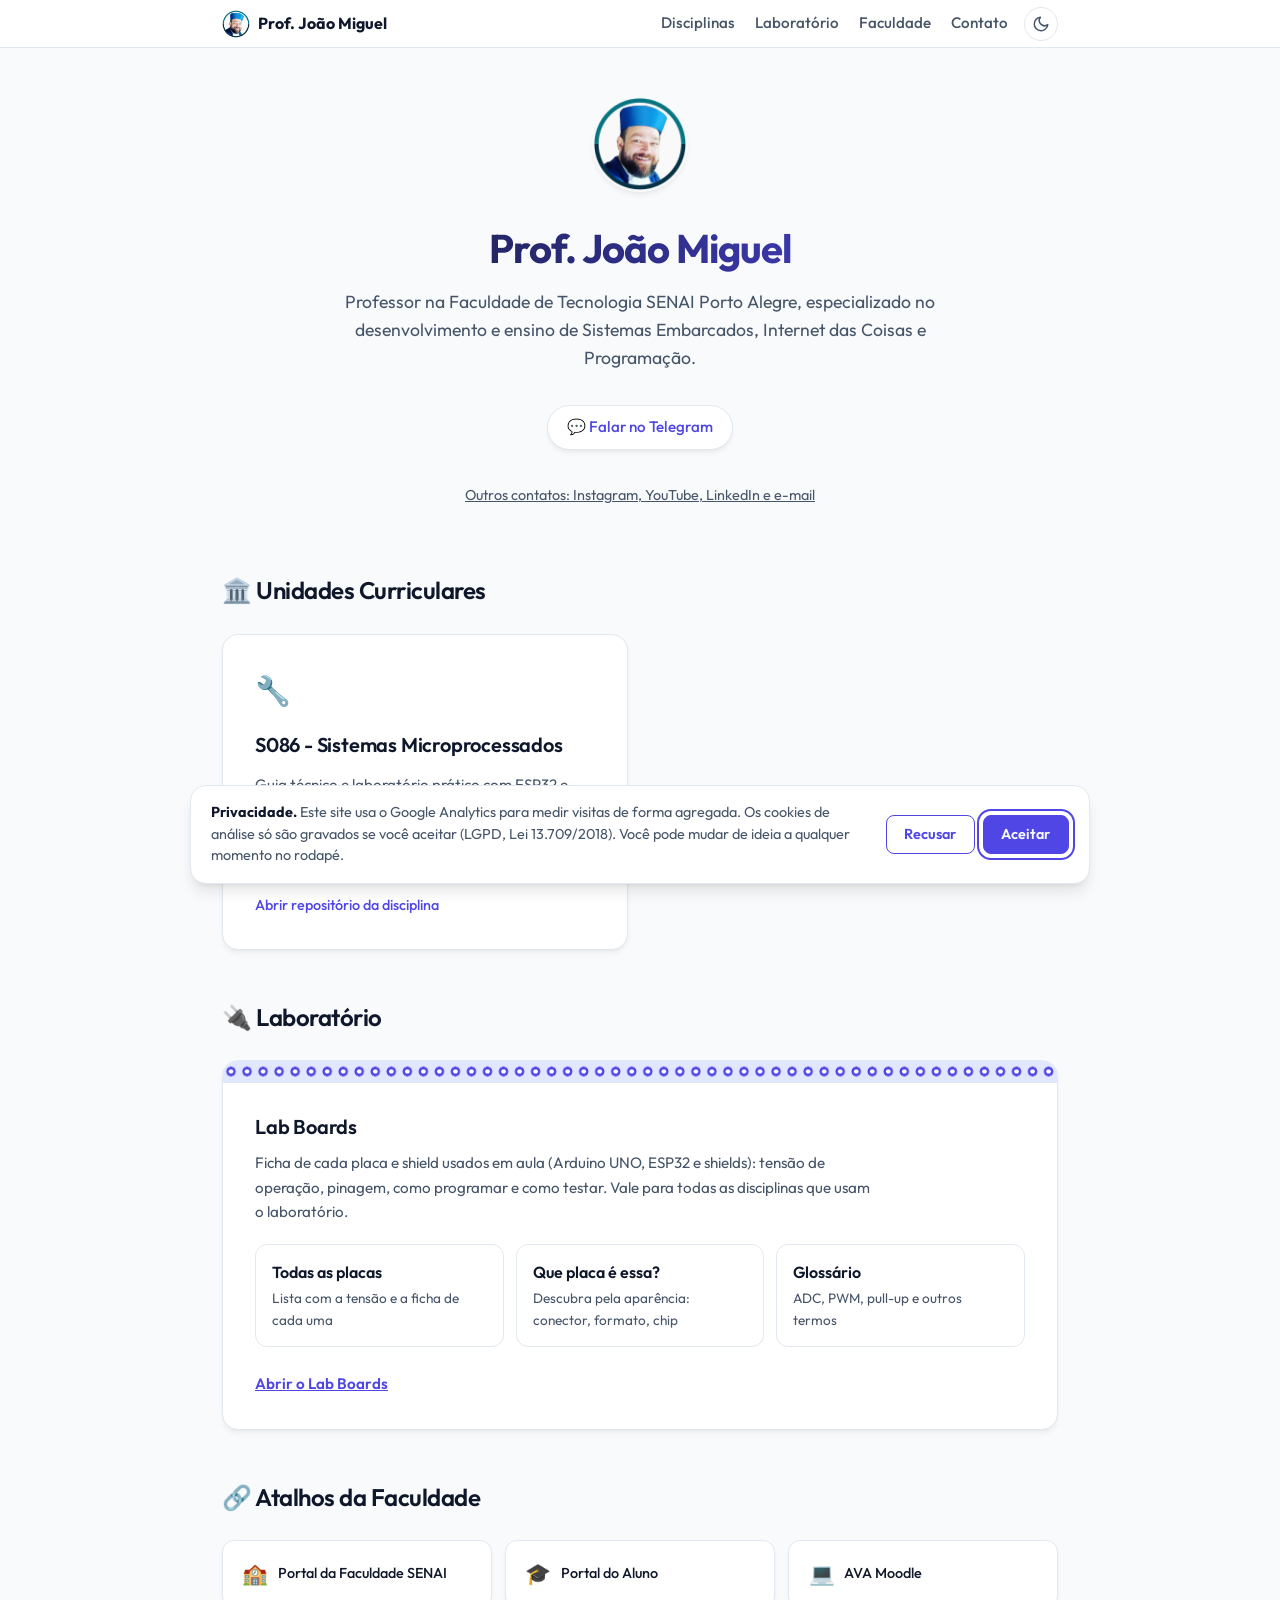
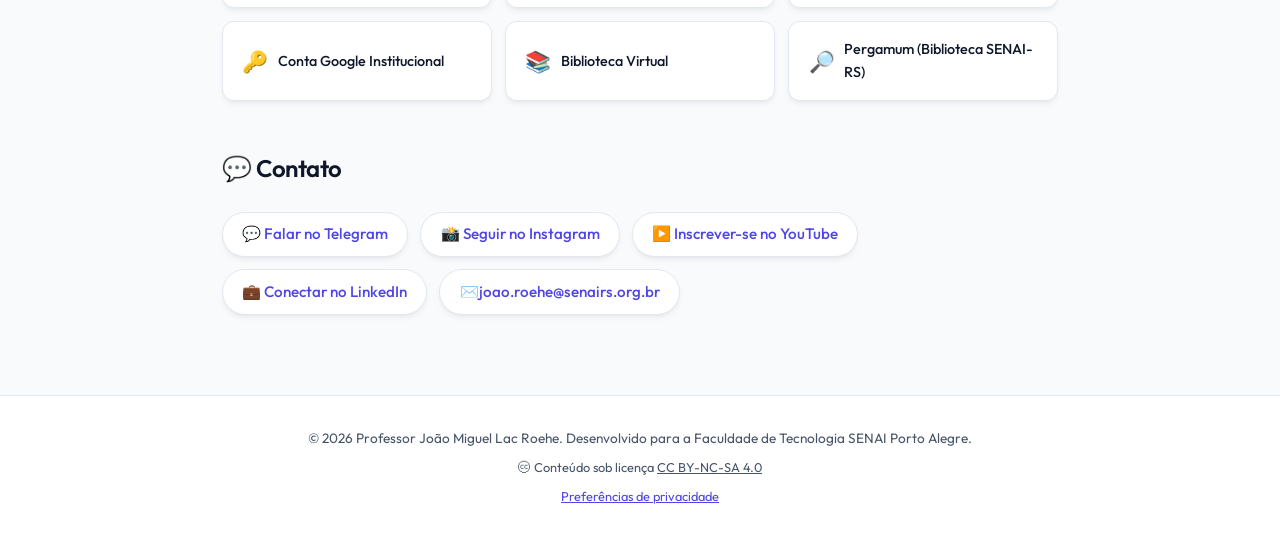
<file: index.html>
<!DOCTYPE html>
<html lang="pt-BR">
<head>
    <!-- Google Analytics 4 com consentimento (LGPD).
         Ordem importa: 1) consent default negado, 2) escolha salva (se houver), 3) config.
         Sem aceite, o GA4 não grava cookies; o banner está em /assets/consent.js. -->
    <script async src="https://www.googletagmanager.com/gtag/js?id=G-P59P33Y4VV"></script>
    <script>
      window.dataLayer = window.dataLayer || [];
      function gtag(){dataLayer.push(arguments);}
      gtag('consent', 'default', {
        analytics_storage: 'denied',
        ad_storage: 'denied',
        ad_user_data: 'denied',
        ad_personalization: 'denied'
      });
      try {
        if (localStorage.getItem('pjm-consent') === 'granted') {
          gtag('consent', 'update', { analytics_storage: 'granted' });
        }
      } catch (e) { /* sem localStorage: segue negado */ }
      gtag('js', new Date());
      gtag('config', 'G-P59P33Y4VV');
    </script>

    <meta charset="UTF-8">
    <meta name="viewport" content="width=device-width, initial-scale=1.0">
    <title>Prof. João Miguel | Faculdade de Tecnologia SENAI Porto Alegre</title>
    <meta name="description" content="Página pessoal do Professor João Miguel Lac Roehe na Faculdade de Tecnologia SENAI Porto Alegre. Informações sobre disciplinas de IoT, Sistemas Embarcados e Programação.">

    <!-- Favicon -->
    <link rel="icon" type="image/png" href="/assets/avatar.png">

    <!-- Open Graph / Facebook / WhatsApp / Telegram -->
    <meta property="og:type" content="profile">
    <meta property="og:url" content="https://professorjoaomiguel.github.io/">
    <meta property="og:title" content="Prof. João Miguel | Faculdade de Tecnologia SENAI Porto Alegre">
    <meta property="og:description" content="Página pessoal do Professor João Miguel Lac Roehe: disciplinas de IoT, Sistemas Embarcados e Programação, e links de contato.">
    <meta property="og:image" content="https://professorjoaomiguel.github.io/assets/og-image.jpg">
    <meta property="og:image:width" content="1512">
    <meta property="og:image:height" content="804">
    <meta property="og:locale" content="pt_BR">

    <!-- Twitter Card -->
    <meta name="twitter:card" content="summary_large_image">
    <meta name="twitter:title" content="Prof. João Miguel | Faculdade de Tecnologia SENAI Porto Alegre">
    <meta name="twitter:description" content="Página pessoal do Professor João Miguel Lac Roehe: disciplinas de IoT, Sistemas Embarcados e Programação, e links de contato.">
    <meta name="twitter:image" content="https://professorjoaomiguel.github.io/assets/og-image.jpg">

    <!-- Referência visual compartilhada com os outros sites (ver DESIGN.md) -->
    <link rel="preconnect" href="https://fonts.googleapis.com">
    <link rel="preconnect" href="https://fonts.gstatic.com" crossorigin>
    <link rel="stylesheet" href="/assets/tokens.css">
    <link rel="stylesheet" href="/assets/topbar.css">
    <script src="/assets/theme.js"></script>
    <script src="/assets/consent.js" defer></script>

    <!-- Estilos próprios desta página -->
    <style>
        * {
            box-sizing: border-box;
            margin: 0;
            padding: 0;
        }

        body {
            font-family: var(--font);
            background-color: var(--bg-primary);
            color: var(--text-primary);
            line-height: 1.6;
            display: flex;
            flex-direction: column;
            min-height: 100vh;
        }

        @media (prefers-reduced-motion: no-preference) {
            html {
                scroll-behavior: smooth;
            }
        }

        @media (prefers-reduced-motion: reduce) {
            *, *::before, *::after {
                transition: none !important;
            }
        }

        /* Barra do topo: componente em /assets/topbar.css. Aqui só o ajuste desta página:
           a foto e o nome já estão no cabeçalho, então somem da barra em telas estreitas. */
        @media (max-width: 560px) {
            .topbar .brand span {
                display: none;
            }
        }

        @media (max-width: 420px) {
            .topbar .brand {
                display: none;
            }
            .topnav {
                margin: 0 auto;
            }
        }

        /* Âncoras não ficam escondidas atrás da barra fixa */
        section[id] {
            scroll-margin-top: var(--anchor-offset);
        }

        header {
            max-width: var(--page-max);
            width: 100%;
            margin: 0 auto;
            padding: 3rem 2rem 1rem 2rem;
            text-align: center;
        }

        .avatar {
            width: 96px;
            height: 96px;
            border-radius: 50%;
            object-fit: cover;
            margin: 0 auto 1.5rem auto;
            display: block;
            box-shadow: var(--shadow);
        }

        h1 {
            font-size: 2.5rem;
            font-weight: 700;
            letter-spacing: -0.025em;
            margin-bottom: 0.5rem;
            background: linear-gradient(to right, var(--text-primary), var(--accent));
            -webkit-background-clip: text;
            -webkit-text-fill-color: transparent;
        }

        @media (max-width: 560px) {
            h1 {
                font-size: 2rem;
                line-height: 1.15;
            }
        }

        .subtitle {
            font-size: 1.1rem;
            color: var(--text-secondary);
            font-weight: 400;
            max-width: 600px;
            margin: 0 auto 2rem auto;
        }

        .contact-row {
            display: flex;
            flex-wrap: wrap;
            align-items: center;
            justify-content: center;
            gap: 0.75rem;
            margin: 0 auto 2rem auto;
        }

        .contact-badge {
            display: inline-flex;
            align-items: center;
            background-color: var(--bg-secondary);
            border: 1px solid var(--border);
            padding: 0.6rem 1.2rem;
            border-radius: 9999px;
            color: var(--accent);
            text-decoration: none;
            font-weight: 500;
            font-size: 0.95rem;
            box-shadow: var(--shadow);
            transition: var(--transition);
        }

        .contact-badge:hover {
            box-shadow: var(--shadow-hover);
            border-color: var(--accent);
        }

        .header-more {
            display: inline-block;
            margin-bottom: 1rem;
            color: var(--text-secondary);
            font-size: 0.9rem;
        }

        footer .license {
            margin-top: 0.5rem;
            font-size: 0.8rem;
        }

        footer .license a {
            color: var(--text-secondary);
        }

        main {
            max-width: var(--page-max);
            width: 100%;
            margin: 0 auto;
            padding: 2rem;
            flex-grow: 1;
        }

        h2 {
            font-size: 1.5rem;
            font-weight: 600;
            margin-bottom: 1.5rem;
            letter-spacing: -0.02em;
            display: flex;
            align-items: center;
            gap: 0.5rem;
        }

        .grid {
            display: grid;
            grid-template-columns: 1fr;
            gap: 1.5rem;
            margin-bottom: 3rem;
        }

        @media (min-width: 768px) {
            .grid {
                grid-template-columns: repeat(2, 1fr);
            }
            .grid-full {
                grid-column: span 2;
            }
        }

        .card {
            position: relative;
            background-color: var(--bg-secondary);
            border: 1px solid var(--border);
            border-radius: var(--radius-lg);
            padding: 2rem;
            box-shadow: var(--shadow);
            transition: var(--transition);
            display: flex;
            flex-direction: column;
        }

        /* O card inteiro é a área de clique (o link se estende sobre ele) */
        .card:hover,
        .card:focus-within {
            box-shadow: var(--shadow-hover);
            border-color: var(--accent);
        }

        .card .card-link::after {
            content: "";
            position: absolute;
            inset: 0;
            border-radius: inherit;
        }

        .card .card-link:focus-visible {
            outline: none;
        }

        .card:has(.card-link:focus-visible) {
            outline: 2px solid var(--accent);
            outline-offset: 4px;
        }

        .card-icon {
            font-size: 1.8rem;
            margin-bottom: 1rem;
        }

        .card h3 {
            font-size: 1.25rem;
            font-weight: 600;
            margin-bottom: 0.75rem;
            letter-spacing: -0.01em;
        }

        .card p {
            color: var(--text-secondary);
            font-size: 0.95rem;
            margin-bottom: 1.5rem;
            flex-grow: 1;
        }

        .card-note {
            font-size: 0.8rem;
            color: var(--text-secondary);
            opacity: 0.8;
            margin-bottom: 0.75rem;
        }

        .card-link {
            align-self: flex-start;
            color: var(--accent);
            text-decoration: none;
            font-weight: 500;
            font-size: 0.9rem;
            display: inline-flex;
            align-items: center;
            gap: 0.25rem;
            transition: var(--transition);
        }

        .card:hover .card-link {
            text-decoration: underline;
            text-underline-offset: 3px;
        }

        /* Laboratório: único elemento com assinatura própria — uma barra de pinos
           (passo de 2,54 mm das placas) no topo do painel */
        .lab-panel {
            background-color: var(--bg-secondary);
            border: 1px solid var(--border);
            border-radius: var(--radius-lg);
            box-shadow: var(--shadow);
            margin-bottom: 3rem;
            overflow: hidden;
        }

        .lab-pins {
            height: 22px;
            background-color: var(--accent-light);
            /* furos metalizados: anel na cor de destaque, centro vazado */
            background-image: radial-gradient(circle, var(--bg-secondary) 0 2px, var(--accent) 2.5px 4.5px, transparent 5px);
            background-size: 16px 22px;
            background-repeat: space no-repeat;
            background-position: center;
            border-bottom: 1px solid var(--border);
        }

        .lab-body {
            padding: 1.75rem 2rem 2rem;
        }

        .lab-body h3 {
            font-size: 1.25rem;
            font-weight: 600;
            margin-bottom: 0.5rem;
            letter-spacing: -0.01em;
        }

        .lab-body > p {
            color: var(--text-secondary);
            font-size: 0.95rem;
            max-width: 62ch;
            margin-bottom: 1.25rem;
        }

        .lab-links {
            list-style: none;
            display: grid;
            grid-template-columns: 1fr;
            gap: 0.75rem;
            margin-bottom: 1.5rem;
        }

        @media (min-width: 768px) {
            .lab-links {
                grid-template-columns: repeat(3, 1fr);
            }
        }

        .lab-links a {
            display: block;
            height: 100%;
            border: 1px solid var(--border);
            border-radius: var(--radius-md);
            padding: 0.9rem 1rem;
            text-decoration: none;
            color: var(--text-primary);
            font-weight: 600;
            transition: var(--transition);
        }

        .lab-links a:hover {
            border-color: var(--accent);
            color: var(--accent);
        }

        .lab-links small {
            display: block;
            margin-top: 0.2rem;
            color: var(--text-secondary);
            font-weight: 400;
            font-size: 0.85rem;
        }

        .lab-main {
            color: var(--accent);
            font-weight: 600;
            font-size: 0.95rem;
        }

        .contact-section .contact-row {
            justify-content: flex-start;
            margin-bottom: 3rem;
        }

        .shortcut-grid {
            display: grid;
            grid-template-columns: 1fr;
            gap: 0.85rem;
            margin-bottom: 3rem;
        }

        @media (min-width: 768px) {
            .shortcut-grid {
                grid-template-columns: repeat(3, 1fr);
            }
        }

        .shortcut {
            display: flex;
            align-items: center;
            gap: 0.6rem;
            background-color: var(--bg-secondary);
            border: 1px solid var(--border);
            border-radius: var(--radius-md);
            padding: 1rem 1.2rem;
            color: var(--text-primary);
            text-decoration: none;
            font-weight: 500;
            font-size: 0.9rem;
            box-shadow: var(--shadow);
            transition: var(--transition);
        }

        .shortcut:hover {
            box-shadow: var(--shadow-hover);
            border-color: var(--accent);
        }

        .shortcut-icon {
            font-size: 1.3rem;
            flex-shrink: 0;
        }

        footer {
            background-color: var(--bg-secondary);
            border-top: 1px solid var(--border);
            padding: 2rem;
            text-align: center;
            font-size: 0.85rem;
            color: var(--text-secondary);
        }

        /* Otimizações Acessibilidade */
        :focus-visible {
            outline: 2px solid var(--accent);
            outline-offset: 4px;
        }
    </style>

    <!-- Dados Estruturados para Agentes de IA e Motores de Busca (JSON-LD) -->
    <script type="application/ld+json">
    {
      "@context": "https://schema.org",
      "@type": "Person",
      "name": "João Miguel Lac Roehe",
      "jobTitle": "Professor",
      "worksFor": {
        "@type": "EducationalOrganization",
        "name": "Faculdade de Tecnologia SENAI Porto Alegre",
        "address": {
          "@type": "PostalAddress",
          "addressLocality": "Porto Alegre",
          "addressRegion": "RS",
          "addressCountry": "BR"
        }
      },
      "url": "https://professorjoaomiguel.github.io",
      "sameAs": [
        "https://github.com/professorjoaomiguel",
        "http://t.me/professorjoaomiguel",
        "https://www.instagram.com/professorjoaomiguel",
        "https://www.youtube.com/c/professorjoaomiguel",
        "https://www.linkedin.com/in/joaomiguel"
      ],
      "knowsAbout": [
        "Internet das Coisas (IoT)",
        "Sistemas Embarcados",
        "Programação de Computadores",
        "MicroPython",
        "ESP32"
      ]
    }
    </script>
</head>
<body>

    <nav class="topbar" aria-label="Seções da página">
        <div class="topbar-inner">
            <a class="brand" href="#inicio"><img src="/assets/avatar.png" alt="" width="28" height="28"><span>Prof. João Miguel</span></a>
            <ul class="topnav">
                <li><a href="#disciplinas">Disciplinas</a></li>
                <li><a href="#laboratorio">Laboratório</a></li>
                <li><a href="#faculdade">Faculdade</a></li>
                <li><a href="#contato">Contato</a></li>
            </ul>
            <button class="theme-toggle" type="button" hidden></button>
        </div>
    </nav>

    <header id="inicio">
        <img src="/assets/avatar.png" alt="Foto do Prof. João Miguel Lac Roehe" class="avatar">
        <h1>Prof. João Miguel</h1>
        <p class="subtitle">Professor na Faculdade de Tecnologia SENAI Porto Alegre, especializado no desenvolvimento e ensino de Sistemas Embarcados, Internet das Coisas e Programação.</p>
        <div class="contact-row">
            <a href="https://t.me/professorjoaomiguel" class="contact-badge" target="_blank" rel="noopener noreferrer">
                💬 Falar no Telegram
            </a>
        </div>
        <a href="#contato" class="header-more">Outros contatos: Instagram, YouTube, LinkedIn e e-mail</a>
    </header>

    <main>
        <section id="disciplinas" aria-labelledby="titulo-disciplinas">
        <h2 id="titulo-disciplinas">🏛️ Unidades Curriculares</h2>

        
        <div class="grid">
            <!-- Sistemas Microprocessados -->
            <div class="card">
                <div class="card-icon" aria-hidden="true">🔧</div>
                <h3>S086 - Sistemas Microprocessados</h3>
                <p>Guia técnico e laboratório prático com ESP32 e Arduino UNO, programados em C/C++ (Arduino framework), com simulação de circuitos no Wokwi antes de ir para a placa física.</p>
                <a href="https://github.com/professorjoaomiguel/S086-2026-2" class="card-link" target="_blank" rel="noopener noreferrer">Abrir repositório da disciplina</a>
            </div>


            <!--
              OCULTOS (não ministrados no semestre corrente, 2026-2 — confirmado pelo usuário em 2026-09-07).
              Mantidos aqui comentados para facilitar reativação caso a UC volte à grade.
              Ver .ai/CONTEXT.md > "Regras de Links para Disciplinas".

              S053 - Programação Básica (repo S053-2026-2 tornado privado; oculto em 2026-10-04 a pedido do usuário)
            <div class="card">
                <div class="card-icon" aria-hidden="true">💻</div>
                <h3>S053 - Programação Básica</h3>
                <p>Fundamentos de lógica de programação: algoritmos, pseudocódigo, fluxograma e desenvolvimento em Linguagem C, com exercícios práticos de cada aula.</p>
                <a href="https://github.com/professorjoaomiguel/S053-2026-2" class="card-link" target="_blank" rel="noopener noreferrer">Abrir repositório da disciplina</a>
            </div>

              S122 - Internet das Coisas
            <div class="card">
                <div class="card-icon" aria-hidden="true">🌐</div>
                <h3>S122 - Internet das Coisas</h3>
                <p>Abordagem prática cobrindo a arquitetura IoT de ponta a ponta (Percepção à Nuvem) com foco no projeto integrador da Estufa Inteligente utilizando ESP32, MQTT e Docker.</p>
                <a href="https://github.com/professorjoaomiguel/S122_2026-1" class="card-link" target="_blank" rel="noopener noreferrer">Abrir repositório da disciplina</a>
            </div>

              Sistemas Embarcados
            <div class="card">
                <div class="card-icon" aria-hidden="true">🔋</div>
                <h3>Sistemas Embarcados</h3>
                <p>Laboratório prático utilizando a linguagem MicroPython no microcontrolador ESP32 acoplado a um Shield Multifuncional para implementar lógicas de controle, sensores e atuadores.</p>
                <a href="https://github.com/professorjoaomiguel/lab-se" class="card-link" target="_blank" rel="noopener noreferrer">Abrir repositório da disciplina</a>
            </div>

              Programação Básica (versão antiga, via Google Sites)
            <div class="card">
                <div class="card-icon" aria-hidden="true">💻</div>
                <h3>Programação Básica</h3>
                <p>Fundamentos de lógica de programação, cobrindo estruturas condicionais, de repetição, manipulação de dados de entrada/saída e desenvolvimento de algoritmos básicos.</p>
                <div class="card-note">📦 Repositório de código no GitHub em breve — por enquanto, acesse o material completo da disciplina abaixo.</div>
                <a href="https://sites.google.com/view/pjm-programacao/" class="card-link" target="_blank" rel="noopener noreferrer">Abrir material da disciplina</a>
            </div>
            -->
        </div>
        </section>

        <section id="laboratorio" aria-labelledby="titulo-laboratorio">
        <h2 id="titulo-laboratorio">🔌 Laboratório</h2>

        <div class="lab-panel">
            <div class="lab-pins" aria-hidden="true"></div>
            <div class="lab-body">
                <h3>Lab Boards</h3>
                <p>Ficha de cada placa e shield usados em aula (Arduino UNO, ESP32 e shields): tensão de operação, pinagem, como programar e como testar. Vale para todas as disciplinas que usam o laboratório.</p>
                <ul class="lab-links">
                    <li><a href="https://professorjoaomiguel.github.io/lab-boards/INDEX.html">Todas as placas<small>Lista com a tensão e a ficha de cada uma</small></a></li>
                    <li><a href="https://professorjoaomiguel.github.io/lab-boards/IDENTIFICAR.html">Que placa é essa?<small>Descubra pela aparência: conector, formato, chip</small></a></li>
                    <li><a href="https://professorjoaomiguel.github.io/lab-boards/GLOSSARIO.html">Glossário<small>ADC, PWM, pull-up e outros termos</small></a></li>
                </ul>
                <a href="https://professorjoaomiguel.github.io/lab-boards/" class="lab-main">Abrir o Lab Boards</a>
            </div>
        </div>
        </section>

        <section id="faculdade" aria-labelledby="titulo-faculdade">
        <h2 id="titulo-faculdade">🔗 Atalhos da Faculdade</h2>

        <div class="shortcut-grid">
            <a href="https://www.senairs.org.br/faculdade-senai" class="shortcut" target="_blank" rel="noopener noreferrer">
                <span class="shortcut-icon" aria-hidden="true">🏫</span> Portal da Faculdade SENAI
            </a>
            <a href="https://portaldoaluno.fiergs.org.br/FrameHTML/web/app/edu/PortalEducacional/login/" class="shortcut" target="_blank" rel="noopener noreferrer">
                <span class="shortcut-icon" aria-hidden="true">🎓</span> Portal do Aluno
            </a>
            <a href="https://rs.ead.senai.br/" class="shortcut" target="_blank" rel="noopener noreferrer">
                <span class="shortcut-icon" aria-hidden="true">💻</span> AVA Moodle
            </a>
            <a href="https://meusenai.senai.br/" class="shortcut" target="_blank" rel="noopener noreferrer">
                <span class="shortcut-icon" aria-hidden="true">🔑</span> Conta Google Institucional
            </a>
            <a href="https://www.bvirtual.com.br/" class="shortcut" target="_blank" rel="noopener noreferrer">
                <span class="shortcut-icon" aria-hidden="true">📚</span> Biblioteca Virtual
            </a>
            <a href="https://pergamum.senairs.org.br/" class="shortcut" target="_blank" rel="noopener noreferrer">
                <span class="shortcut-icon" aria-hidden="true">🔎</span> Pergamum (Biblioteca SENAI-RS)
            </a>
        </div>
        </section>

        <section id="contato" class="contact-section" aria-labelledby="titulo-contato">
        <h2 id="titulo-contato">💬 Contato</h2>
        <div class="contact-row">
            <a href="https://t.me/professorjoaomiguel" class="contact-badge" target="_blank" rel="noopener noreferrer">
                💬 Falar no Telegram
            </a>
            <a href="https://www.instagram.com/professorjoaomiguel" class="contact-badge" target="_blank" rel="noopener noreferrer">
                📸 Seguir no Instagram
            </a>
            <a href="https://www.youtube.com/c/professorjoaomiguel?sub_confirmation=1" class="contact-badge" target="_blank" rel="noopener noreferrer">
                ▶️ Inscrever-se no YouTube
            </a>
            <a href="https://www.linkedin.com/in/joaomiguel" class="contact-badge" target="_blank" rel="noopener noreferrer">
                💼 Conectar no LinkedIn
            </a>
            <a href="#" class="contact-badge" id="email-badge" rel="noopener noreferrer" aria-label="Enviar e-mail institucional">
                ✉️ <span id="email-label">E-mail institucional</span>
            </a>
        </div>
        </section>
    </main>

    <footer>
        <p>&copy; 2026 Professor João Miguel Lac Roehe. Desenvolvido para a Faculdade de Tecnologia SENAI Porto Alegre.</p>
        <p class="license">🅭 Conteúdo sob licença <a href="https://creativecommons.org/licenses/by-nc-sa/4.0/" target="_blank" rel="noopener noreferrer">CC BY-NC-SA 4.0</a></p>
        <p class="license"><button type="button" class="consent-reopen" hidden>Preferências de privacidade</button></p>
    </footer>

    <script>
    (function () {
        var badge = document.getElementById('email-badge');
        var label = document.getElementById('email-label');
        if (!badge || !label) return;
        var user = ['j', 'o', 'a', 'o', '.', 'r', 'o', 'e', 'h', 'e'].join('');
        var host = ['s', 'e', 'n', 'a', 'i', 'r', 's', '.', 'o', 'r', 'g', '.', 'b', 'r'].join('');
        var address = user + '@' + host;
        badge.setAttribute('href', 'mailto:' + address);
        label.textContent = address;
    })();
    </script>
</body>
</html>
</file>
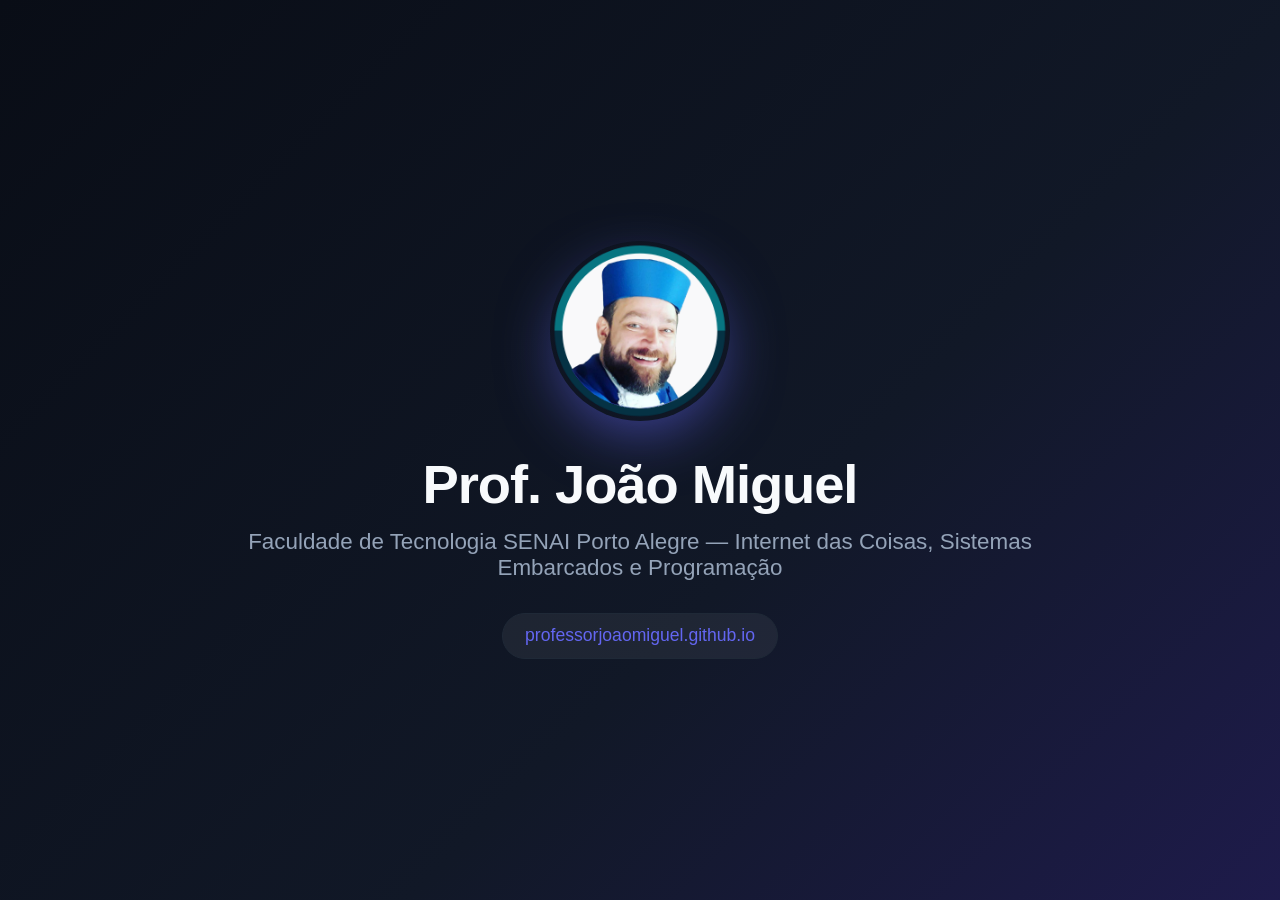
<file: assets/og-image-template.html>
<!DOCTYPE html>
<html lang="pt-BR">
<head>
<meta charset="UTF-8">
<style>
  @font-face {
    font-family: 'Outfit';
    src: local('Outfit');
  }
  * { margin: 0; padding: 0; box-sizing: border-box; }
  html, body {
    width: 100%;
    height: 100%;
    overflow: hidden;
  }
  body {
    font-family: 'Outfit', -apple-system, BlinkMacSystemFont, "Segoe UI", Roboto, sans-serif;
    background: linear-gradient(135deg, #090d16 0%, #111827 60%, #1e1b4b 100%);
    display: flex;
    align-items: center;
    justify-content: center;
    position: relative;
  }
  .avatar {
    width: 180px;
    height: 180px;
    border-radius: 50%;
    object-fit: cover;
    box-shadow: 0 20px 60px -10px rgba(99,102,241,0.6);
    margin-bottom: 2rem;
  }
  .wrap {
    display: flex;
    flex-direction: column;
    align-items: center;
    text-align: center;
    padding: 0 80px;
  }
  h1 {
    font-size: 3.4rem;
    font-weight: 700;
    letter-spacing: -0.02em;
    color: #f8fafc;
    margin-bottom: 0.8rem;
  }
  p {
    font-size: 1.4rem;
    color: #94a3b8;
    font-weight: 400;
    max-width: 900px;
  }
  .badge {
    margin-top: 2rem;
    display: inline-flex;
    align-items: center;
    gap: 0.5rem;
    background: rgba(255,255,255,0.06);
    border: 1px solid #1f2937;
    padding: 0.7rem 1.4rem;
    border-radius: 9999px;
    color: #6366f1;
    font-weight: 500;
    font-size: 1.1rem;
  }
</style>
</head>
<body>
  <div class="wrap">
    <img class="avatar" src="avatar.png" alt="">
    <h1>Prof. João Miguel</h1>
    <p>Faculdade de Tecnologia SENAI Porto Alegre &mdash; Internet das Coisas, Sistemas Embarcados e Programação</p>
    <div class="badge">professorjoaomiguel.github.io</div>
  </div>
</body>
</html>
</file>
<file: assets/tokens.css>
/*
 * Tokens visuais do Prof. João Miguel — fonte única para todos os sites web
 * (este site e os project sites em professorjoaomiguel.github.io/<repo>/).
 *
 * Uso em outro site do mesmo domínio:
 *   <link rel="stylesheet" href="/assets/tokens.css">
 *
 * Contrato (ver DESIGN.md): variáveis só são ADICIONADAS. Renomear ou apagar
 * uma variável quebra os outros sites — antes, procure o nome nos repos que
 * usam este arquivo.
 *
 * Autor: Prof. Me. João Miguel Lac Roehe (@professorjoaomiguel) — CC BY-NC-SA 4.0
 */

@import url("https://fonts.googleapis.com/css2?family=Outfit:wght@300;400;500;600;700&display=swap");

:root {
    /* Paleta Slate & Indigo — modo claro */
    --bg-primary: #f8fafc;      /* fundo da página */
    --bg-secondary: #ffffff;    /* cards, barras, painéis */
    --text-primary: #0f172a;
    --text-secondary: #475569;
    --accent: #4f46e5;          /* links, destaques, foco */
    --accent-light: #e0e7ff;    /* fundos de destaque, cabeçalho de tabela */
    --border: #e2e8f0;
    --code-bg: #f1f5f9;

    --shadow: 0 4px 6px -1px rgb(0 0 0 / 0.05), 0 2px 4px -2px rgb(0 0 0 / 0.05);
    --shadow-hover: 0 10px 15px -3px rgb(0 0 0 / 0.1), 0 4px 6px -4px rgb(0 0 0 / 0.1);
    --transition: all 0.3s cubic-bezier(0.4, 0, 0.2, 1);

    /* Tipografia */
    --font: 'Outfit', -apple-system, BlinkMacSystemFont, "Segoe UI", Roboto, sans-serif;
    --mono: ui-monospace, SFMono-Regular, Consolas, "Liberation Mono", monospace;

    /* Layout */
    --page-max: 900px;          /* largura do conteúdo e da barra do topo */
    --gutter: 2rem;             /* respiro lateral (1rem em telas até 560px) */
    --radius-lg: 16px;          /* cards e painéis */
    --radius-md: 12px;          /* atalhos e sub-blocos */
    --radius-sm: 8px;           /* código, imagens */
    --anchor-offset: 4.5rem;    /* scroll-margin-top de títulos/seções com âncora (barra fixa) */

    color-scheme: light;
}

/* Modo escuro: segue o sistema, a não ser que o aluno tenha escolhido pela
   chave da barra (/assets/theme.js põe data-theme="light" ou "dark" no <html>).
   O bloco escuro aparece DUAS vezes (sistema e escolha manual): ao mudar um
   valor, mude nos dois. Não usamos light-dark() porque, em navegador antigo,
   ela invalida todas as cores de uma vez.
   --accent #818cf8 dá ~5,9:1 sobre --bg-primary (AA). */
@media (prefers-color-scheme: dark) {
    :root:not([data-theme="light"]) {
        --bg-primary: #090d16;
        --bg-secondary: #111827;
        --text-primary: #f8fafc;
        --text-secondary: #94a3b8;
        --accent: #818cf8;
        --accent-light: #1e1b4b;
        --border: #1f2937;
        --code-bg: #1e293b;
        --shadow: 0 4px 6px -1px rgb(0 0 0 / 0.3), 0 2px 4px -2px rgb(0 0 0 / 0.3);
        --shadow-hover: 0 10px 15px -3px rgb(0 0 0 / 0.4), 0 4px 6px -4px rgb(0 0 0 / 0.4);
        color-scheme: dark;
    }
}

:root[data-theme="dark"] {
    --bg-primary: #090d16;
    --bg-secondary: #111827;
    --text-primary: #f8fafc;
    --text-secondary: #94a3b8;
    --accent: #818cf8;
    --accent-light: #1e1b4b;
    --border: #1f2937;
    --code-bg: #1e293b;
    --shadow: 0 4px 6px -1px rgb(0 0 0 / 0.3), 0 2px 4px -2px rgb(0 0 0 / 0.3);
    --shadow-hover: 0 10px 15px -3px rgb(0 0 0 / 0.4), 0 4px 6px -4px rgb(0 0 0 / 0.4);
    color-scheme: dark;
}

@media (max-width: 560px) {
    :root {
        --gutter: 1rem;
    }

    /* Sites filhos (barra com .topbar-back) têm barra de 2 linhas no celular (~76px) */
    :root:has(.topbar-back) {
        --anchor-offset: 5.5rem;
    }
}
</file>
<file: assets/topbar.css>
/*
 * Barra do topo compartilhada — mesma barra em todos os sites do professor.
 * Depende de /assets/tokens.css (carregar antes).
 *
 * Marcação (ver DESIGN.md):
 *   <nav class="topbar" aria-label="...">
 *     <div class="topbar-inner">
 *       <a class="brand" href="..."><img src="/assets/avatar.png" alt="" width="28" height="28"><span>Nome do site</span></a>
 *       <ul class="topnav"> <li><a href="...">Seção</a></li> ... </ul>
 *       <a class="topbar-back" href="https://professorjoaomiguel.github.io/">← Site do professor</a>   (só nos sites filhos)
 *       <button class="theme-toggle" type="button" hidden></button>   (com /assets/theme.js no <head>)
 *     </div>
 *   </nav>
 *
 * Autor: Prof. Me. João Miguel Lac Roehe (@professorjoaomiguel) — CC BY-NC-SA 4.0
 */

.topbar {
    position: sticky;
    top: 0;
    z-index: 10;
    background-color: var(--bg-secondary);
    border-bottom: 1px solid var(--border);
    font-family: var(--font);
    font-size: 1rem;      /* não herda o tamanho do corpo de cada site: barra idêntica em todos */
    line-height: 1.6;
}

.topbar-inner {
    max-width: var(--page-max);
    margin: 0 auto;
    padding: 0.6rem var(--gutter);
    display: flex;
    flex-wrap: wrap;
    align-items: center;
    gap: 0.4rem 1rem;
}

.topbar .brand {
    display: inline-flex;
    align-items: center;
    gap: 0.5rem;
    color: var(--text-primary);
    text-decoration: none;
    font-weight: 700;
    white-space: nowrap;
}

.topbar .brand img {
    width: 28px;
    height: 28px;
    border-radius: 50%;
}

.topnav {
    list-style: none;
    display: flex;
    gap: 0.25rem 1.25rem;
    margin: 0 0 0 auto;
    padding: 0;
    overflow-x: auto;
    font-size: 0.95rem;
}

.topnav a,
.topbar-back {
    color: var(--text-secondary);
    text-decoration: none;
    font-weight: 500;
    white-space: nowrap;
}

.topnav a:hover,
.topbar-back:hover {
    color: var(--accent);
}

.topbar-back {
    font-size: 0.9rem;
}

.topbar a:focus-visible {
    outline: 2px solid var(--accent);
    outline-offset: 4px;
    border-radius: 4px;
}

/* Chave claro/escuro (/assets/theme.js preenche o ícone e o rótulo).
   Sempre o último item da barra. */
.theme-toggle {
    flex-shrink: 0;
    display: inline-flex;
    align-items: center;
    justify-content: center;
    width: 34px;
    height: 34px;
    margin: -3px 0;       /* ocupa 28px na linha, como a foto da marca: a barra não cresce */
    padding: 0;
    border: 1px solid var(--border);
    border-radius: 50%;
    background: transparent;
    color: var(--text-secondary);
    cursor: pointer;
}

.theme-toggle[hidden] {
    display: none;
}

.theme-toggle:hover {
    color: var(--accent);
    border-color: var(--accent);
}

.theme-toggle:focus-visible {
    outline: 2px solid var(--accent);
    outline-offset: 2px;
}

@media (max-width: 560px) {
    .topbar-inner {
        gap: 0.4rem 0.75rem;
    }
    .topnav {
        gap: 0.25rem 0.7rem;
        font-size: 0.85rem;
    }

    /* Sites filhos (têm .topbar-back): 2 linhas em vez de 3.
       Linha 1: marca à esquerda, "← Site do professor" à direita.
       Linha 2: seções na largura inteira, rolando de lado se não couberem.
       O site principal (sem .topbar-back) continua com uma linha só. */
    .topbar-back {
        margin-left: auto;
    }

    /* Site principal: uma linha mesmo com a chave de tema; as seções
       encolhem e rolam de lado, em vez de a chave descer de linha. */
    .topbar-inner:not(:has(.topbar-back)) {
        flex-wrap: nowrap;
        gap: 0.5rem;
    }

    .topbar-inner:has(.topbar-back) .topnav {
        order: 3;
        flex-basis: 100%;
        margin-left: 0;
    }
}
</file>
